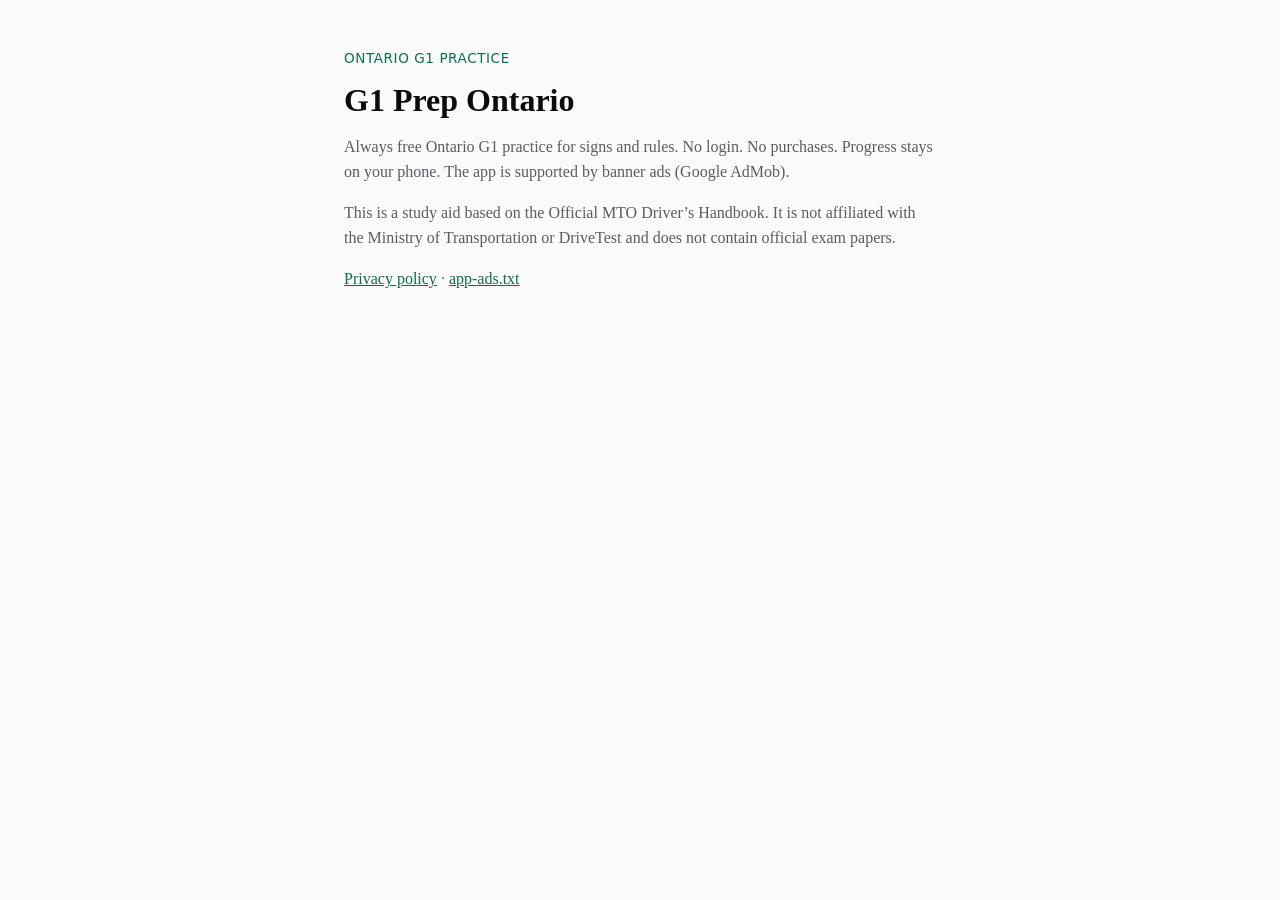
<file: index.html>
<!DOCTYPE html>
<html lang="en">
  <head>
    <meta charset="utf-8" />
    <meta name="viewport" content="width=device-width, initial-scale=1" />
    <title>G1 Prep Ontario</title>
    <link rel="stylesheet" href="styles.css" />
  </head>
  <body>
    <main>
      <p class="eyebrow">Ontario G1 practice</p>
      <h1>G1 Prep Ontario</h1>
      <p>
        Always free Ontario G1 practice for signs and rules. No login. No
        purchases. Progress stays on your phone. The app is supported by banner
        ads (Google AdMob).
      </p>
      <p>
        This is a study aid based on the Official MTO Driver’s Handbook. It is
        not affiliated with the Ministry of Transportation or DriveTest and does
        not contain official exam papers.
      </p>
      <p><a href="privacy.html">Privacy policy</a> · <a href="https://narasimha3679.github.io/app-ads.txt">app-ads.txt</a></p>
    </main>
  </body>
</html>
</file>
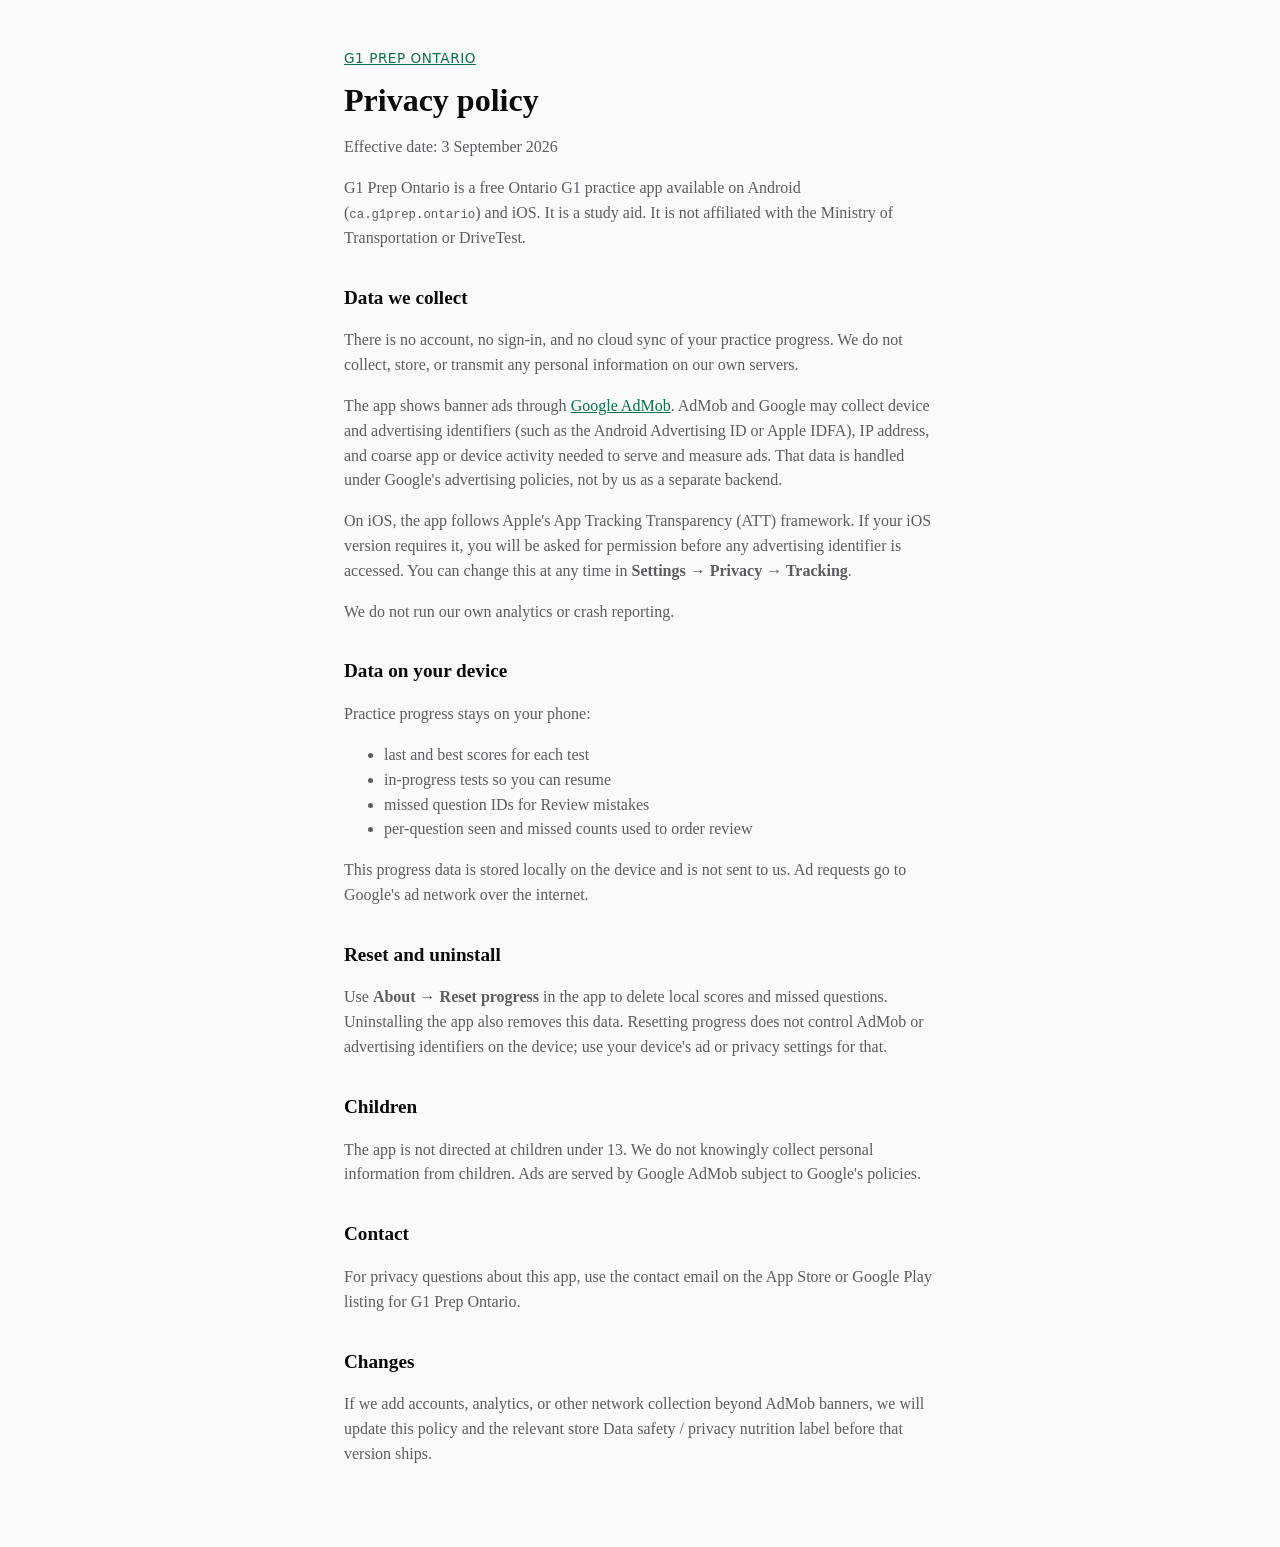
<file: privacy.html>
<!DOCTYPE html>
<html lang="en">
  <head>
    <meta charset="utf-8" />
    <meta name="viewport" content="width=device-width, initial-scale=1" />
    <title>Privacy policy — G1 Prep Ontario</title>
    <link rel="stylesheet" href="styles.css" />
  </head>
  <body>
    <main>
      <p class="eyebrow"><a href="index.html">G1 Prep Ontario</a></p>
      <h1>Privacy policy</h1>
      <p>Effective date: 3 September 2026</p>
      <p>
        G1 Prep Ontario is a free Ontario G1 practice app available on Android
        (<code>ca.g1prep.ontario</code>) and iOS. It is a study aid. It is not
        affiliated with the Ministry of Transportation or DriveTest.
      </p>

      <h2>Data we collect</h2>
      <p>
        There is no account, no sign-in, and no cloud sync of your practice
        progress. We do not collect, store, or transmit any personal information
        on our own servers.
      </p>
      <p>
        The app shows banner ads through
        <a
          href="https://support.google.com/admob/answer/6128543"
          rel="noopener noreferrer"
          >Google AdMob</a
        >. AdMob and Google may collect device and advertising identifiers (such
        as the Android Advertising ID or Apple IDFA), IP address, and coarse
        app or device activity needed to serve and measure ads. That data is
        handled under Google's advertising policies, not by us as a separate
        backend.
      </p>
      <p>
        On iOS, the app follows Apple's App Tracking Transparency (ATT)
        framework. If your iOS version requires it, you will be asked for
        permission before any advertising identifier is accessed. You can change
        this at any time in <strong>Settings → Privacy → Tracking</strong>.
      </p>
      <p>We do not run our own analytics or crash reporting.</p>

      <h2>Data on your device</h2>
      <p>Practice progress stays on your phone:</p>
      <ul>
        <li>last and best scores for each test</li>
        <li>in-progress tests so you can resume</li>
        <li>missed question IDs for Review mistakes</li>
        <li>per-question seen and missed counts used to order review</li>
      </ul>
      <p>
        This progress data is stored locally on the device and is not sent to
        us. Ad requests go to Google's ad network over the internet.
      </p>

      <h2>Reset and uninstall</h2>
      <p>
        Use <strong>About → Reset progress</strong> in the app to delete local
        scores and missed questions. Uninstalling the app also removes this
        data. Resetting progress does not control AdMob or advertising
        identifiers on the device; use your device's ad or privacy settings for
        that.
      </p>

      <h2>Children</h2>
      <p>
        The app is not directed at children under 13. We do not knowingly
        collect personal information from children. Ads are served by Google
        AdMob subject to Google's policies.
      </p>

      <h2>Contact</h2>
      <p>
        For privacy questions about this app, use the contact email on the
        App Store or Google Play listing for G1 Prep Ontario.
      </p>

      <h2>Changes</h2>
      <p>
        If we add accounts, analytics, or other network collection beyond AdMob
        banners, we will update this policy and the relevant store Data safety /
        privacy nutrition label before that version ships.
      </p>
    </main>
  </body>
</html>
</file>
<file: styles.css>
:root {
  color-scheme: light;
  --ink: #0b0b0c;
  --muted: #5c5c61;
  --green: #0b6e4f;
  --canvas: #fafafa;
}

* {
  box-sizing: border-box;
}

body {
  margin: 0;
  font-family: Georgia, "Times New Roman", serif;
  background: var(--canvas);
  color: var(--ink);
  line-height: 1.55;
}

main {
  max-width: 40rem;
  margin: 0 auto;
  padding: 3rem 1.5rem 4rem;
}

.eyebrow {
  margin: 0 0 0.75rem;
  font-family: system-ui, sans-serif;
  font-size: 0.85rem;
  letter-spacing: 0.04em;
  text-transform: uppercase;
  color: var(--green);
}

h1 {
  margin: 0 0 1rem;
  font-size: 2rem;
  line-height: 1.2;
}

h2 {
  margin: 2rem 0 0.75rem;
  font-size: 1.2rem;
}

p,
ul {
  color: var(--muted);
}

code {
  font-size: 0.95em;
}

a {
  color: var(--green);
}
</file>
